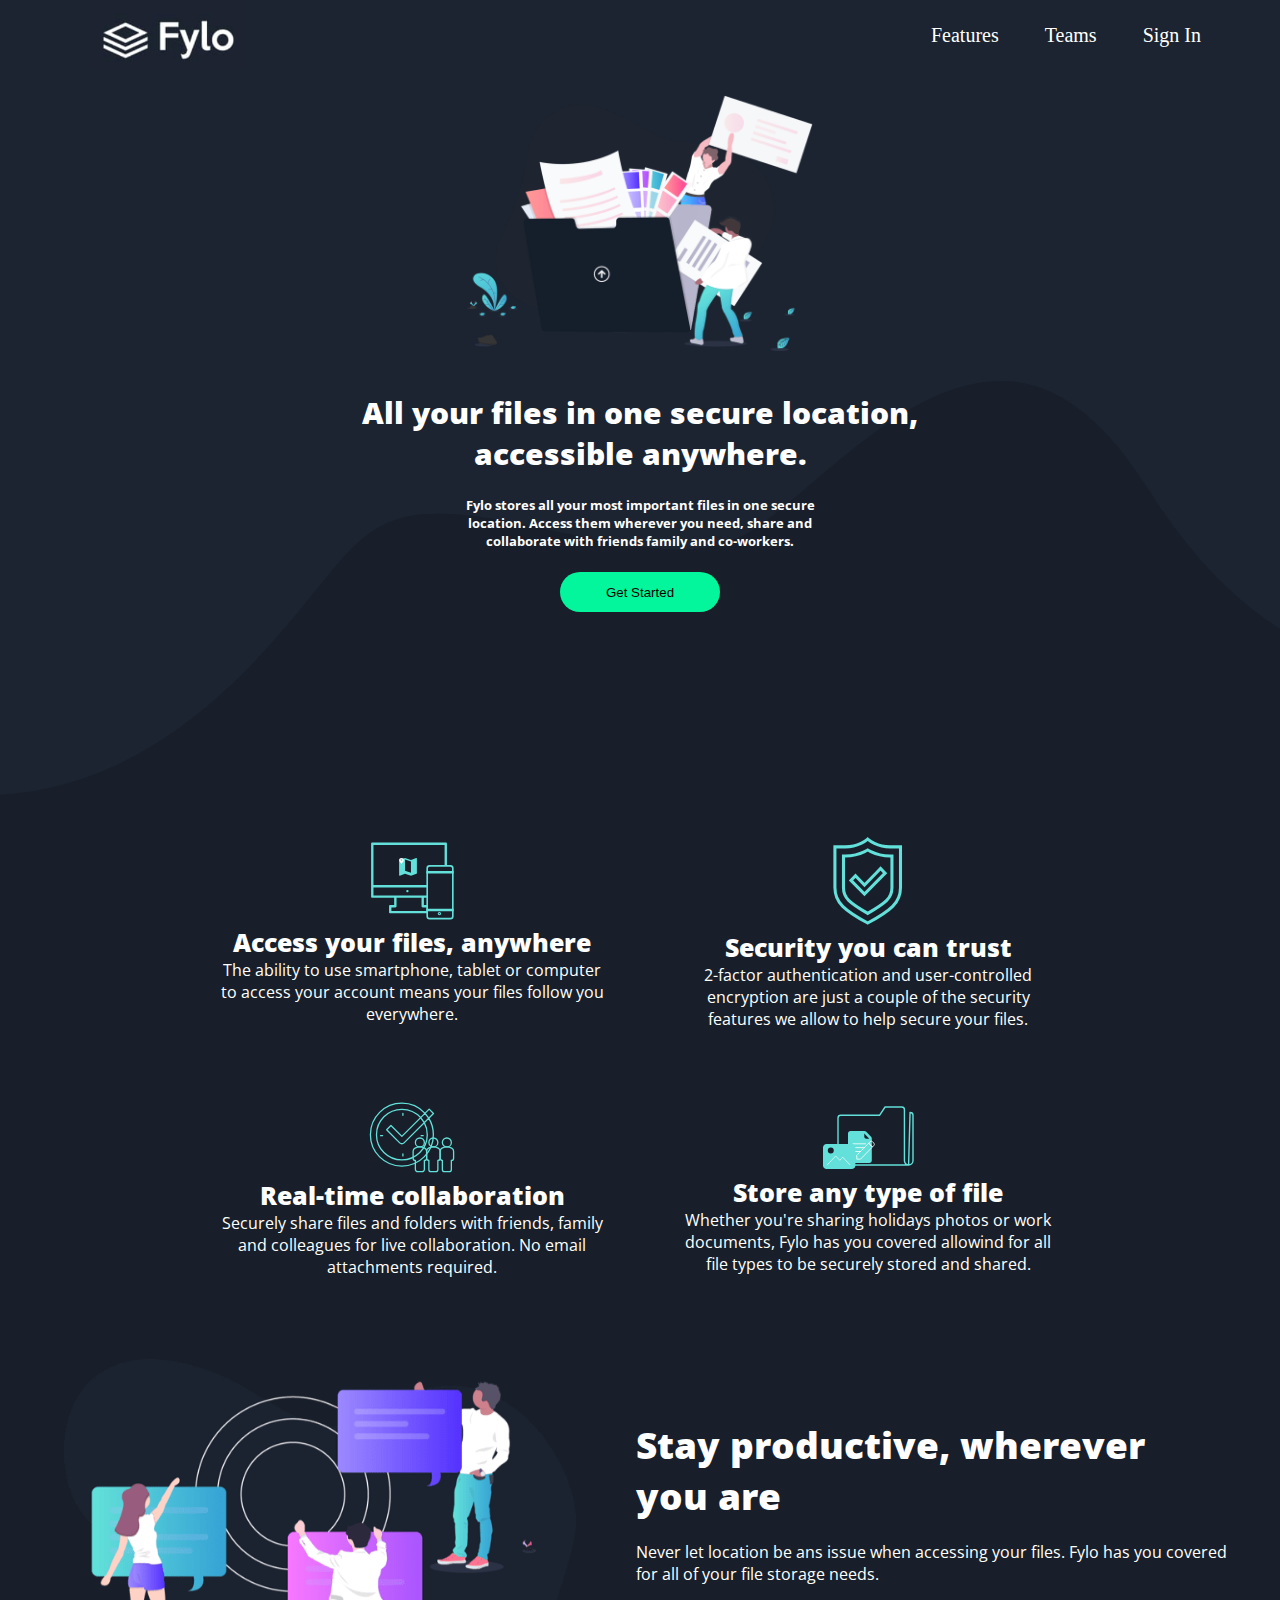
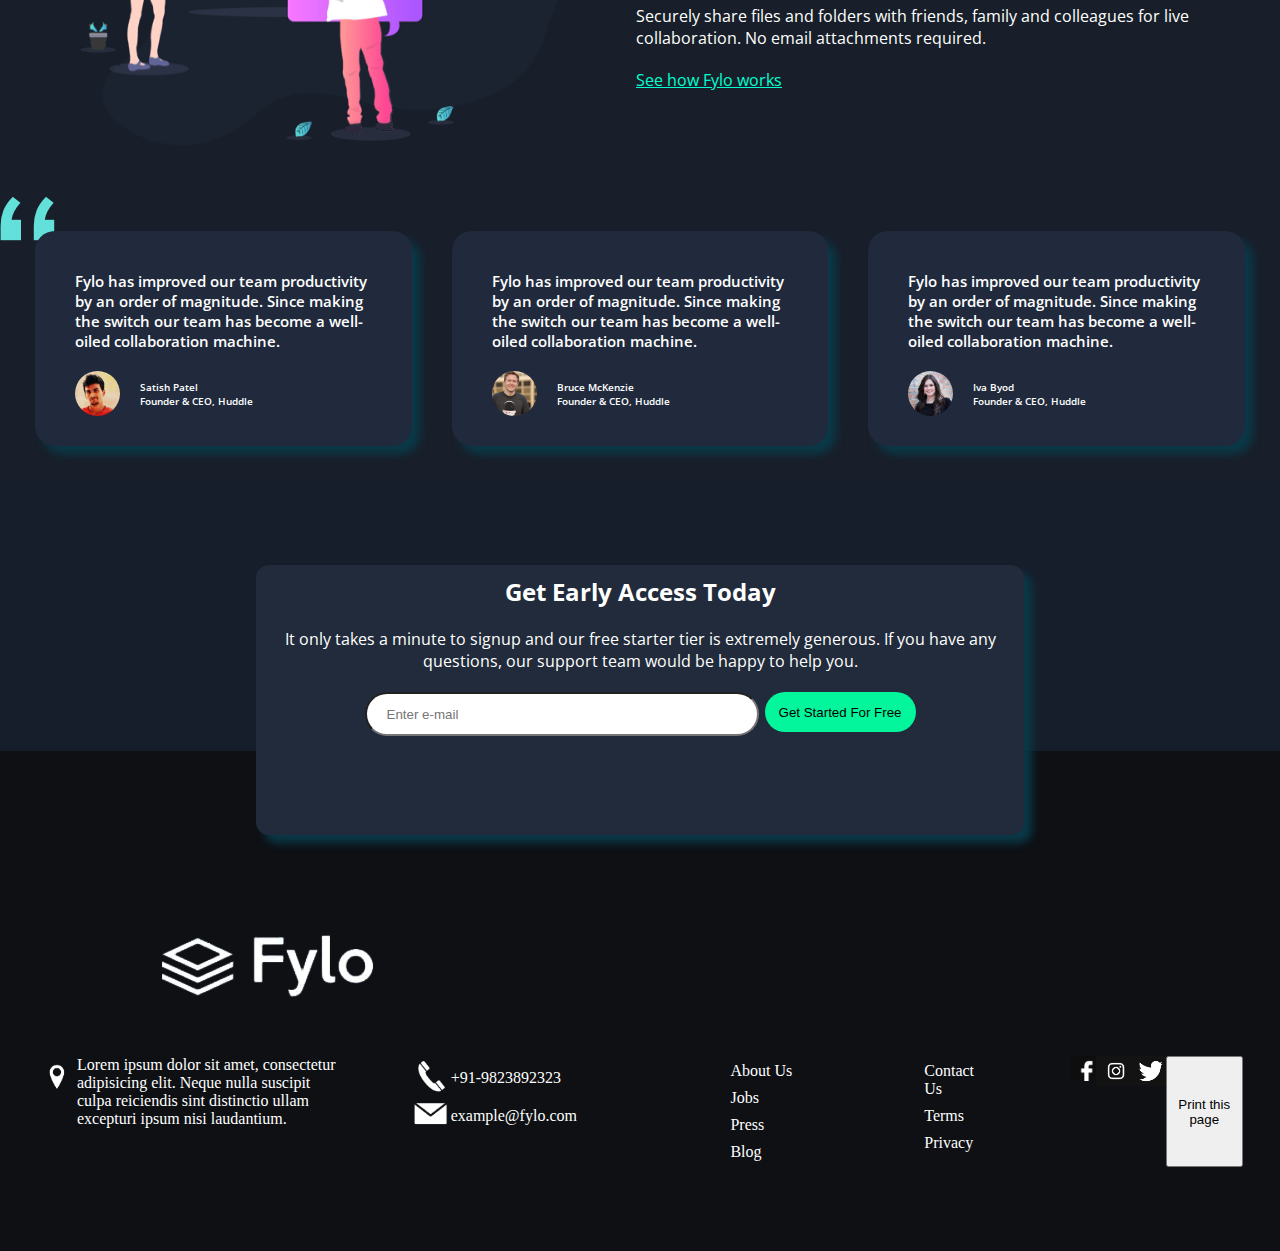
<file: single-page-website/index.html>
<!DOCTYPE html>
<html lang="en">

<head>
    <meta charset="UTF-8">
    <meta http-equiv="X-UA-Compatible" content="IE=edge">
    <meta name="viewport" content="width=device-width, initial-scale=1.0">
    <link rel="stylesheet" href="style.css">
    <link rel="stylesheet" href="responsive.css">
    <title>Fylo</title>
    <link rel="icon" href="Circle-icons-computer.svg.png">
</head>

<body>
    <header>
        <div class="navbar">
            <div class="navbar-left">
                <div class="img">
                    <img src="fylo-logo1.png" alt="" style="height: 100%;">
                </div>
            </div>
            <div class="navbar-right">
                <div class="list">
                    <ul>
                        <li><a href="#Features">Features</a></li>
                        <li><a href="#Teams">Teams</a></li>
                        <li><a href="#signin">Sign In</a></li>
                    </ul>
                </div>
            </div>
        </div>
    </header>

    <main>
        <div class="content">
            <div class="image">
                <img src="illustration-intro.png" alt="">
            </div>
            <div class="bgim">
                <div class="c1" id="cc">
                    <p>All your files in one secure location, accessible anywhere.</p>
                </div>
                <div class="c2" id="cc">
                    <p><b>Fylo stores all your most important files in one secure location. Access them wherever you
                            need,
                            share and collaborate with friends family and co-workers.</b></p>
                </div>
                <div class="c3" id="cc">
                    <button class="gs">Get Started</button>
                </div>
            </div>

            <div class="blocks">
                <div class="b1" id="bl">
                    <div class="im" id="kk">
                        <img src="icon-access-anywhere.svg" alt="">
                    </div>
                    <div class="b11" id="kk">
                        <p>Access your files, anywhere</p>
                    </div>
                    <div class="b12" id="kk">
                        <p>The ability to use smartphone, tablet or computer to access your account means your files
                            follow you everywhere.</p>
                    </div>
                </div>
                <div class="b2" id="bl">
                    <div class="im" id="kk">
                        <img src="icon-security.svg" alt="">
                    </div>
                    <div class="b11" id="kk">
                        <p>Security you can trust</p>
                    </div>
                    <div class="b12" id="kk">
                        <p>2-factor authentication and user-controlled encryption are just a couple of the security
                            features we allow to help secure your files.</p>
                    </div>
                </div>
                <div class="b3" id="bl">
                    <div class="im" id="kk">
                        <img src="icon-collaboration.svg" alt="">
                    </div>
                    <div class="b11" id="kk">
                        <p>Real-time collaboration</p>
                    </div>
                    <div class="b12" id="kk">
                        <p>Securely share files and folders with friends, family and colleagues for live collaboration.
                            No email attachments required.</p>
                    </div>
                </div>
                <div class="b4" id="bl">
                    <div class="im" id="kk">
                        <img src="icon-any-file.svg" alt="">
                    </div>
                    <div class="b11" id="kk">
                        <p>Store any type of file</p>
                    </div>
                    <div class="b12" id="kk">
                        <p>Whether you're sharing holidays photos or work documents, Fylo has you covered allowind for
                            all file types to be securely stored and shared.</p>
                    </div>
                </div>
            </div>

            <div class="qwerty">
                <div class="qimg">
                    <img src="illustration-stay-productive.png" alt=""  style="width: 100%;">
                </div>
                <div class="qq">
                    <div class="qq1" id="qqq">
                        <p>Stay productive, wherever you are</p>
                    </div>
                    <div class="qq2" id="qqq">
                        <p>Never let location be ans issue when accessing your files. Fylo has you covered for all of
                            your file storage needs.</p>
                    </div>
                    <div class="qq3" id="qqq">
                        <p>Securely share files and folders with friends, family and colleagues for live collaboration.
                            No email attachments required.</p>
                    </div>
                    <div class="qq4" id="qqq">
                        <p><u><a href="#">See how Fylo works</a></u></p>
                    </div>
                </div>
            </div>
            <div class="comments">
                <div class="com1" id="cooo">
                    <div class="cq1">
                        <p>Fylo has improved our team productivity by an order of magnitude. Since making the switch our
                            team has become a well-oiled collaboration machine.</p>
                    </div>
                    <div class="cq2">
                        <div class="imagep1">
                            <img src="profile-1.jpg" alt="">
                        </div>
                        <div class="cname">
                            <p class="n">Satish Patel</p>
                            <p class="c">Founder & CEO, Huddle</p>
                        </div>
                    </div>
                </div>
                <div class="com2" id="cooo">
                    <div class="cq1">
                        <p>Fylo has improved our team productivity by an order of magnitude. Since making the switch our
                            team has become a well-oiled collaboration machine.</p>
                    </div>
                    <div class="cq2">
                        <div class="imagep1">
                            <img src="profile-2.jpg" alt="">
                        </div>
                        <div class="cname">
                            <p class="n">Bruce McKenzie</p>
                            <p class="c">Founder & CEO, Huddle</p>
                        </div>
                    </div>
                </div>
                <div class="com3" id="cooo">
                    <div class="cq1">
                        <p>Fylo has improved our team productivity by an order of magnitude. Since making the switch our
                            team has become a well-oiled collaboration machine.</p>
                    </div>
                    <div class="cq2">
                        <div class="imagep1">
                            <img src="profile-3.jpg" alt="">
                        </div>
                        <div class="cname">
                            <p class="n">Iva Byod</p>
                            <p class="c">Founder & CEO, Huddle</p>
                        </div>
                    </div>
                </div>
            </div>
            <div class="ea">
                <div class="eaa">
                    <div class="ea1" id="ea123">
                        <h2>Get Early Access Today</h2>
                    </div>
                    <div class="ea2" id="ea123">
                        <p>It only takes a minute to signup and our free starter tier is extremely generous. If you have
                            any questions, our support team would be happy to help you.</p>
                    </div>
                    <div class="ea3" id="ea123">
                        <div class="ea3t" id="eeaa">
                            <input type="text" name="" id="ph" placeholder="Enter e-mail">
                        </div>
                        <div class="ea3b" id="eeaa">
                            <button class="bt">Get Started For Free</button>
                        </div>
                    </div>
                </div>
            </div>
        </div>
    </main>
    <footer>
        <div class="fo">
            <div class="ic">
                <img src="fylo-logo.png" alt="">
            </div>
            <div class="foot">
                <div class="location" id="fco">
                    <div class="ima">
                        <img src="images.png" alt="">
                    </div>
                    <div class="loc">
                        <p>Lorem ipsum dolor sit amet, consectetur adipisicing elit. Neque nulla suscipit culpa
                            reiciendis sint distinctio ullam excepturi ipsum nisi laudantium.</p>
                    </div>
                </div>
                <div class="contact" id="fco">
                    <div class="phone">
                        <div class="ima"><img src="Untitled.png" alt=""></div>
                        <div class="no">+91-9823892323</div>
                    </div>
                    <div class="email">
                        <div class="ima"><img src="email.png" alt=""></div>
                        <div class="ema">example@fylo.com</div>
                    </div>
                </div>
                <div class="about1" id="fco">
                    <ul>
                        <li><a href="#AboutUs">About Us</a></li>
                        <li><a href="#jobs">Jobs</a></li>
                        <li><a href="#press">Press</a></li>
                        <li><a href="#blog">Blog</a></li>
                    </ul>
                </div>
                <div class="about2" id="fco">
                    <ul>
                        <li><a href="#contact">Contact Us</a></li>
                        <li><a href="#Terms">Terms</a></li>
                        <li><a href="#Privacy">Privacy</a></li>
                    </ul>
                </div>
                <div class="social" id="fco">
                    <div class="fb"><a href="#fb"><img src="fb.png" alt=""></a></div>
                    <div class="insta"><a href="#insta"><img src="insta.png" alt=""></a></div>
                    <div class="twi"><a href="#twitter"><img src="twi.png" alt=""></a></div>
                    <button onclick="window.print()">Print this page</button>
                </div>
            </div>
        </div>
    </footer>
</body>

</html>
</file>
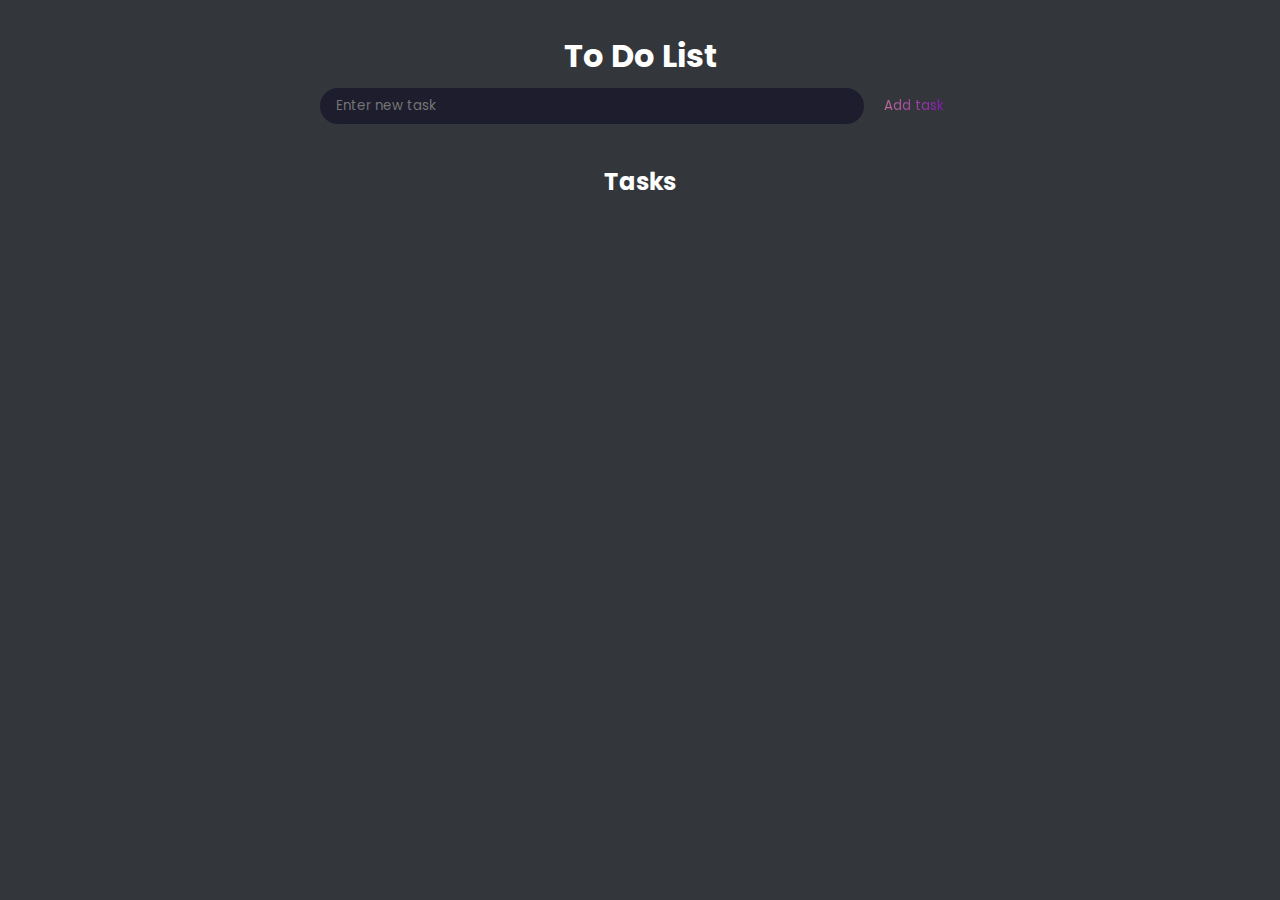
<file: to do list/index.html>
<!DOCTYPE html>
<html lang="en">

<head>
    <meta charset="UTF-8">
    <meta http-equiv="X-UA-Compatible" content="IE=edge">
    <meta name="viewport" content="width=device-width, initial-scale=1.0">
    <link rel="stylesheet" href="style.css">
    <script src="main.js"></script>
    <title>To Do list</title>
</head>

<body>
    <header>
        <h1>To Do List</h1>
        <form id="form">
            <input type="text" name="" id="new-task" placeholder="Enter new task">
            <input type="submit" value="Add task" id="submit">
        </form>
    </header>
    <main>
        <section class="task-list">
            <h2>Tasks</h2>
            <div id="tasks">
                <!-- <div class="task">
                    <div class="content">
                        <input type="text" class="text" value="New Task" readonly>
                    </div>
                    <div class="action">
                        <button class="edit">Edit</button>
                        <button class="delete">Delete</button>
                    </div>
                </div>
                 -->
            </div>

        </section>
    </main>
</body>

</html>
</file>
<file: single-page-website/style.css>
@import url('https://fonts.googleapis.com/css2?family=Open+Sans&display=swap');
@import url('https://fonts.googleapis.com/css2?family=Open+Sans:wght@700&display=swap');

* {
    margin: 0;
    padding: 0;
}

header {
    height: 70px;
    background-color: hsl(217, 28%, 15%);
}

header .navbar {
    height: 100%;
    display: flex;
    justify-content: space-between;
    align-items: center;
}

header .navbar .navbar-left {
    height: 100%;
    padding-left: 90px;
    display: flex;
    align-items: center;
    justify-content: center;
}

header .navbar .navbar-left .img {
    height: 100%;
}

header .navbar .navbar-right {
    display: flex;
    padding-right: 56px;
    font-size: 20px;
}

header .navbar .navbar-right .list ul {
    display: flex;
    list-style-type: none;
}

header .navbar .navbar-right .list li a {
    display: inline-block;
    text-decoration: none;
    margin: 15px;
    padding: 5px 8px;
    color: #fff;
    position: relative;
}

header .navbar .navbar-right .list li a::after {
    background: none repeat scroll 0 0 transparent;
    bottom: 0;
    content: "";
    display: block;
    height: 2px;
    left: 50%;
    position: absolute;
    background: #62e0d9;
    transition: width 0.3s ease 0s, left 0.3s ease 0s;
    width: 0;
}

header .navbar .navbar-right .list li a:hover::after {
    width: 100%;
    left: 0;
}

main {
    /* height: 100vh; */
    background-color: hsl(218, 28%, 13%);
    color: white;
    font-family: "Open Sans";
}

main .content {
    display: flex;
    align-items: center;
    justify-content: center;
    flex-direction: column;
    background-color: hsl(217, 28%, 15%);
}

main .content .image img {
    object-fit: fill;
    object-fit: cover;
    object-position: center;
    height: 20vw;
    padding: 25px;
}

main .content #cc {
    margin: 6px;
    padding: 5px;
}

main .content .c1 {
    font-size: 30px;
    font-weight: 1000;
    width: 50vw;
    text-align: center;
}

main .content .c2 {
    text-align: center;
    width: 30vw;
    font-size: 13px;
}

main .content .c3 button {
    text-decoration: none;
    border: none;
    background-color: #03f69b;
    height: 40px;
    width: 160px;
    border-radius: 30px;
    cursor: pointer;
}

main .content .bgim {
    width: 100%;
    height: 420px;
    display: flex;
    align-items: center;
    /* justify-content: center; */
    flex-direction: column;
    background-image: url(bg-curvy-desktop.svg);
    z-index: 2;
}

main .blocks {
    display: flex;
    background-color: hsl(218, 28%, 13%);
    width: 100%;
    flex-wrap: wrap;
    align-items: center;
    justify-content: center;
}

main .blocks #bl {
    width: 30%;
    display: flex;
    flex-direction: column;
    align-items: center;
    margin: 20px;
    padding: 16px;
    text-align: center;
}

main .blocks #kk {
    margin: 0;
    padding: 0;
}

main .blocks .b11 {
    font-size: 25px;
    font-weight: 1000;
}

main .qwerty {
    display: flex;
    justify-content: center;
    align-items: center;
    background-color: hsl(218, 28%, 13%);
}

main .qwerty .qimg {
    margin: 20px;
    padding: 25px;
    width: 40%;
}

main .qwerty .qq {
    width: 50%;
}

main .qwerty #qqq {
    margin: 10px;
    padding: 5px;
}

main .qwerty .qq1 {
    font-size: 37px;
    font-weight: 1000;
    text-align: inherit;
    width: 43vw;
}

main .qwerty .qq4 {
    cursor: pointer;
}

main .qwerty .qq4 a {
    color: rgb(3, 255, 208);
}

main .comments {
    background-color: hsl(218, 28%, 13%);
    background-image: url(bg-quotes.png);
    background-repeat: no-repeat;
    display: flex;
    /* margin: 30px; */
    padding: 15px;

}

main #cooo {
    /* display: flex; */
    font-size: 10px;
    background-color: hsl(219, 30%, 18%);
    margin: 20px;
    padding: 20px;
    box-shadow: 8px 8px 9px #0a3948;
    border-radius: 20px;
}

main .comments .cq1 {
    font-size: 15px;
    font-weight: 600;
    margin: 10px;
    padding: 10px;
}

main .comments .cq2 {
    display: flex;
    font-size: 10px;
    font-weight: 600;
    margin: 10px;
    padding: 0 10px;
}

main .comments .cq2 .imagep1 {
    height: 45px;
    width: 45px;
    object-fit: cover;
}

main .comments .cq2 .imagep1 img {
    width: 100%;
    border-radius: 40px;
}

main .comments .cq2 .cname {
    display: flex;
    flex-direction: column;
    /* align-items: center; */
    justify-content: center;
    padding: 0 20px;
}

main .ea {
    background-color: hsl(219, 30%, 13%);
    /* height: 40%; */
    width: 100%;
    display: flex;
    justify-content: center;
}

main .ea .eaa {
    position: relative;
    background-color: hsl(217, 28%, 18%);
    height: 30vh;
    width: 60vw;
    box-shadow: 8px 8px 9px #0a3948;
    text-align: center;
    top: 84px;
    border-radius: 13px;
}

main .ea #ea123 {
    margin: 0 10px;
    padding: 10px;
}

main .ea .eaa .ea3 {
    display: flex;
    align-items: center;
    justify-content: center;
}

main .ea .eaa .ea3 button {
    border: none;
    background-color: #03f69b;
    border-radius: 40px;
    height: 40px;
    width: 151px;
    cursor: pointer;
}

main .ea .eaa .ea3 .ea3t {
    width: 350px;
    height: 40px;
}

main .ea .eaa .ea3 .ea3t input {
    width: 100%;
    height: 100%;
    border-radius: 40px;
}

main .ea .eaa .ea3 .ea3t #ph {
    padding: 0 20px;
}

main .ea .eaa #eeaa {
    margin: 0 5px;
    padding: 0 20px;
}

footer {
    height: 500px;
    width: 100%;
    background-color: hsl(220, 17.6%, 6.7%);
    color: white;
}

footer .fo {
    position: relative;
    top: 150px;
    background-color: hsl(220, 17.6%, 6.7%);
}

footer .fo .foot img {
    width: 40px;
}

footer .fo .ic {
    padding-left: 140px;
}

footer .fo .foot {
    display: flex;
    justify-content: center;
}

footer .fo #fco {
    margin: 15px;
    padding: 22px;
}

footer .fo .foot .location {
    display: flex;
    color: white;
    width: 25%;
}

footer .fo .foot .about1 ul,
.about2 ul {
    list-style-type: none;
}

footer .fo .foot ul li {
    margin: 3px;
    padding: 3px;
}

footer .fo .foot .about1 li a,
.about2 li a {
    text-decoration: none;
    color: white;

}

footer .fo .foot .contact .phone,
.email {
    display: flex;
    align-items: center;
}

footer .fo .foot .contact {
    width: 20%;
}

footer .fo .foot .about1 {
    width: 10%;
}

footer .fo .foot .social {
    display: flex;
}

footer .fo .foot .social .fb img {
    width: 25px;
}

footer .fo .foot .social .twi img {
    width: 30px;
}
</file>
<file: single-page-website/responsive.css>
@media screen and (max-width: 640px) {
    header .navbar .navbar-left {
        padding-left: 20px;
    }

    header .navbar .navbar-right {
        padding-right: 15px;
    }

    main .content .image img {
        height: 50vw;
    }

    main .content .c1 {
        width: 80vw;
    }

    main .content .c2 {
        width: 70vw;
    }

    main .content .c3 button {
        height: 30px;
        width: 100px;
        margin: 0;
        padding: 0;
    }

    main .qwerty {
        flex-direction: column;
    }

    main .qwerty .qimg {
        width: 80%;
    }

    main .qwerty .qq {
        width: 100%;
    }

    main .qwerty #qqq {
        padding: 0 20px;
    }

    main .qwerty .qq1 {
        width: 90%;
        font-size: 25px;
    }
    main .ea .eaa {
        width: 90vw;
        height: 291px;
    }

    main .ea .eaa .ea3 {
        flex-direction: column;
    }

    main .ea .eaa #eeaa {
        width: 100%;
        padding: 5px;
    }

    main .ea .eaa .ea3 .ea3t #ph {
        padding-left: 20px;
    }

    main .ea .eaa .ea3 .ea3t input {
        width: 90%;
    }
}

@media screen and (max-width: 550px) {
    header .navbar .navbar-right {
        font-size: 15px;
    }

    header .navbar .navbar-right .list li a {
        margin: 0;
    }

    header .navbar .navbar-left .img {
        height: 60%;
    }

    main .content .c1 {
        font-size: 20px;
    }

    main .content .c2 {
        font-size: 11px;
    }

    main .content .bgim {
        width: 100%;
        height: 219px;
        display: flex;
        justify-content: center;
        flex-direction: column;
        background-image: url(bg-curvy-mobile.svg);
        background-repeat: no-repeat;
        background-position: bottom;
        background-size: 100%;
    }

    main .blocks #bl {
        width: 80%;
    }

    main #cooo {
        margin: 10px;
        padding: 10px;
    }
    footer .fo .ic{
        padding: 0;
        display: flex;
        justify-content: center;
        align-items: center;
    }
    
}

@media screen and (max-width: 835px) {
    main .comments {
        flex-direction: column;
    }
    footer .fo .foot{
        flex-direction: column;

    }
    footer .fo #fco{
        width: 50%;
        margin: 0;
        padding-left: 70px;
        padding: 10px 10px 10px 70px;
    }
    footer .fo .social{
        align-items: center;
        justify-content: center;
        width: 100%;
    }
}

@media screen and (max-width: 370px){
    main .ea .eaa{
        height: 340px;
    }
}
</file>
<file: to do list/style.css>
@import url('https://fonts.googleapis.com/css2?family=Poppins:wght@500&display=swap');

* {
    margin: 0;
    padding: 0;
    font-family: 'Poppins';
}

body {
    display: flex;
    flex-direction: column;
    background-color: rgb(51, 55, 59);
    color: #fff;
}

header {
    margin: auto;
    padding: 2rem 1rem;
}

header h1 {
    text-align: center;
}

header form #new-task {
    background: none;
    outline: none;
    border: none;
    color: rgb(219, 219, 219);
    border-radius: 20px;
    /* height: 30px; */
    width: 40vw;
    padding: 0.5rem 1rem;
    background-color: rgb(29, 29, 46);
}

header form #submit {
    outline: none;
    border: none;
    background: transparent;
    color: rgb(198, 134, 145);
    background-image: linear-gradient(to right, rgb(198, 134, 145), rgb(117, 0, 185));
    -webkit-background-clip: text;
    -webkit-text-fill-color: transparent;
    cursor: pointer;
    padding: 1rem;
    transition: 0.4s;
}

header form #submit:hover {
    opacity: 0.9;
}

header form #submit:active {
    opacity: 0.7;
}

main {
    text-align: center;
}

main #tasks {
    display: flex;
    justify-content: center;
    padding: 0.4rem;
    flex-direction: column;
    align-items: center;
}

main .task {
    display: flex;
    align-items: center;
    justify-content: center;
    height: 40px;
    background-color: rgb(27, 27, 38);
    border-radius: 20px;
    width: 50%;
    margin: 5px;
}

main .task .content input {
    background: none;
    outline: none;
    border: none;
    width: 40vw;
    /* padding: 0.5rem 1rem; */
    color: #fff;
    font-size: 17px;
    position: relative;
    left: 25px;
}

main .task .action {
    height: 100%;
    display: flex;
    align-items: center;
}

main .task .action .edit {
    outline: none;
    border: none;
    background: transparent;
    background-image: linear-gradient(to right, rgb(198, 134, 145), rgb(117, 0, 185));
    -webkit-background-clip: text;
    -webkit-text-fill-color: transparent;
    cursor: pointer;
    padding: 1rem;
    transition: 0.4s;
}

main .task .action .delete {
    outline: none;
    border: none;
    background: transparent;
    background-image: linear-gradient(to right, rgb(198, 134, 145), rgb(255, 0, 0));
    -webkit-background-clip: text;
    -webkit-text-fill-color: transparent;
    cursor: pointer;
    padding: 1rem;
    transition: 0.4s;
}

main .task .action button:hover {
    opacity: 0.9;
}

main .task .action button:active {
    opacity: 0.6;
}
</file>
